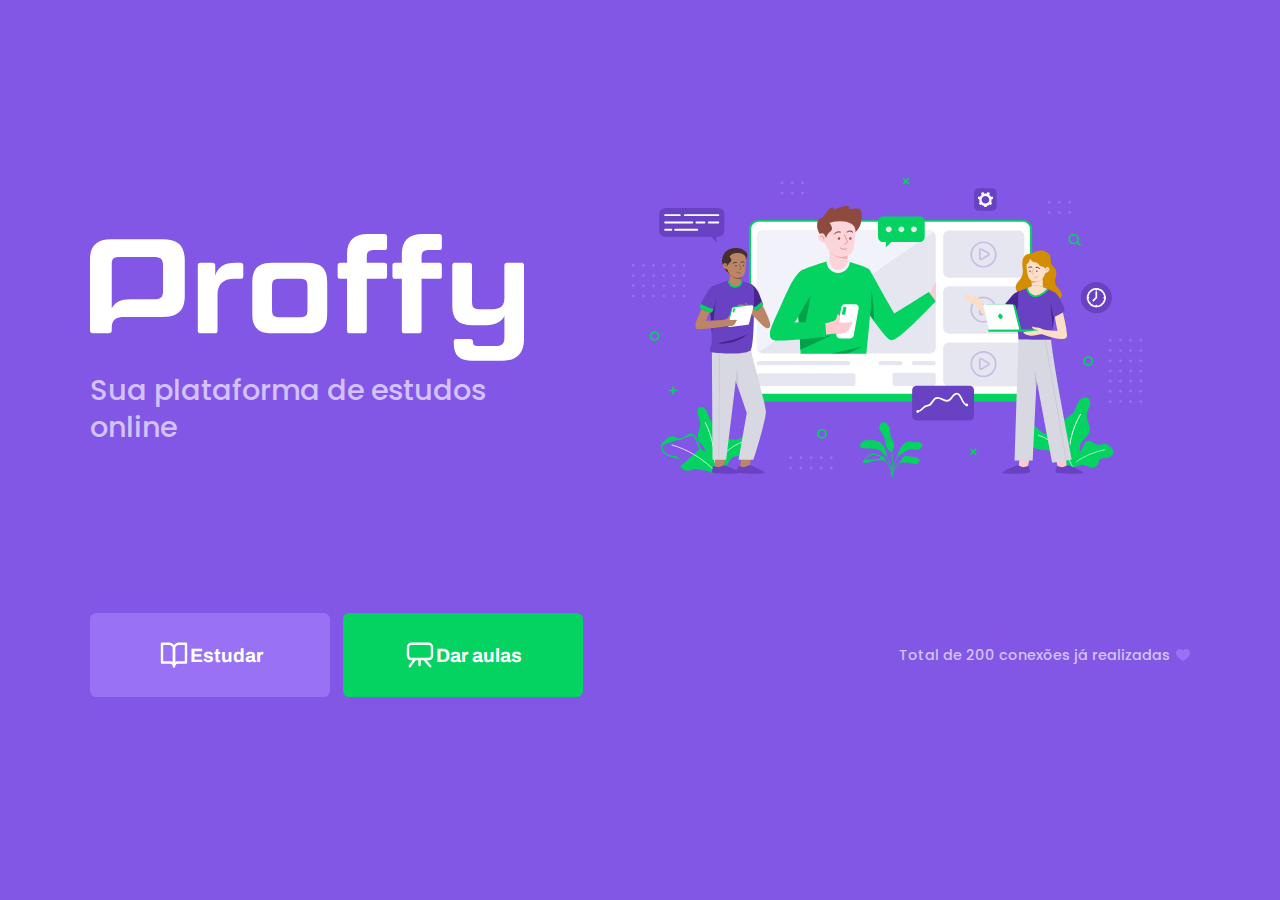
<file: index.html>
<!DOCTYPE html>
<html lang="pt-br">
<head>
    <meta charset="UTF-8">
    <meta name="viewport" content="width=device-width, initial-scale=1.0">
    <meta name="theme-color" content="#8257e5">
    <title>Proffy | Sua plataforma de estudos online</title>
    <link rel="shortcut icon" href="/images/favicon.png" type="image/png">
    <link rel="stylesheet" href="styles/main.css">
    <link rel="stylesheet" href="styles/partials/page-landing.css">
    <link href="https://fonts.googleapis.com/css2?family=Archivo:wght@400;700&amp;family=Poppins:wght@400;600&amp;display=swap" rel="stylesheet">
</head>
<body id="page-landing">
    <div id="container">
        <div class="logo-container">
            <img src="images/logo.svg" alt="Proffy">
            <h2>Sua plataforma de estudos online</h2>
        </div>

        <img class="hero-image" src="/images/landing.svg" alt="Plataforma de estudos online">
        
        

        <div class="buttons-container">
            <a class="study" href="/study.html">
                <img src="/images/icons/study.svg" alt="Estudar">
                Estudar
            </a>
            <a class="give-classes" href="/give-classes.html" >
                <img src="/images/icons/give-classes.svg" alt="Dar aulas">
                Dar aulas
            </a>
        </div>
        <p class="total-connections">Total de 200 conexões já realizadas
            <img src="/images/icons/purple-heart.svg" alt="">
        </p>
    </div>
</body>
</html>
</file>
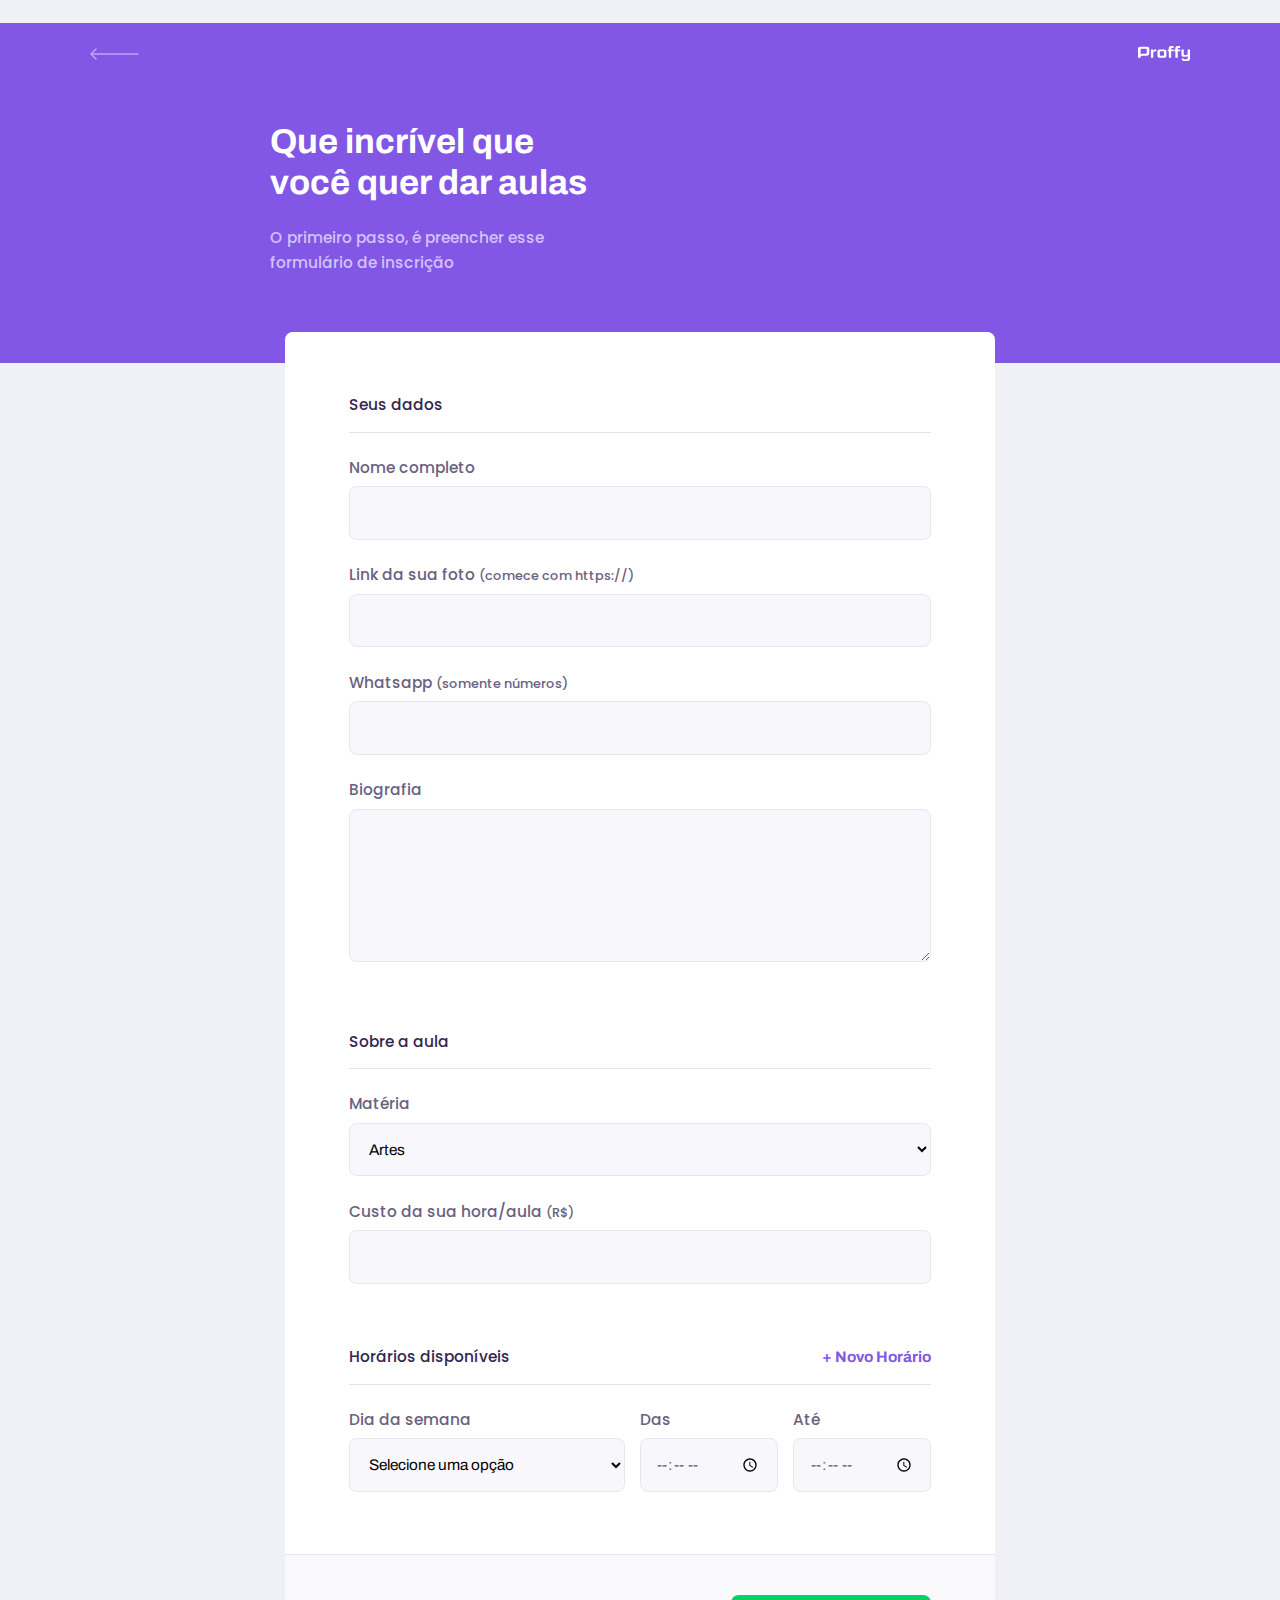
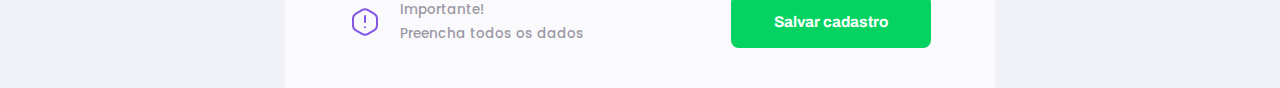
<file: give-classes.html>
<!DOCTYPE html>
<html lang="pt-br">
<head>
    <meta charset="UTF-8">
    <meta name="viewport" content="width=device-width, initial-scale=1.0">
    <meta name="theme-color" content="#8257e5">
    <title>Proffy | Sua plataforma de estudos online</title>
    <link rel="shortcut icon" href="/images/favicon.png" type="image/png">
    <link rel="stylesheet" href="styles/main.css">
    <link rel="stylesheet" href="styles/partials/page-give-classes.css">
    <link rel="stylesheet" href="styles/partials/header.css">
    <link rel="stylesheet" href="styles/partials/forms.css">
    <link href="https://fonts.googleapis.com/css2?family=Archivo:wght@400;700&amp;family=Poppins:wght@400;600&amp;display=swap" rel="stylesheet">

    <script src="/scripts/main.js" defer></script>
</head>
<body id="page-give-classes">
    <div id="container">
        <header class="page-header">
            <div class="top-bar-container">
                <a href="/"><img src="/images/icons/back.svg" alt="voltar"></a>
                <img src="/images/logo.svg" alt="proffy">
            </div>

            <div class="header-content">
                <strong>Que incrível que você quer dar aulas</strong>
                <p>O primeiro passo, é preencher esse formulário de inscrição</p>
            </div>
        </header>

        <main>
            <form action="" id="create-class">
                <fieldset>
                    <legend>
                        Seus dados
                    </legend>
                    <div class="input-block">
                        <label for="name">Nome completo</label>
                        <input name='name' id='name' required>
                    </div>
                    
                    <div class="input-block">
                        <label for="avatar">Link da sua foto <small>(comece com https://)</small></label>
                        <input name="avatar" id="avatar" type="url" required>
                    </div>
                    <div class="input-block">
                        <label for="whatsapp">Whatsapp <small>(somente números)</small>
                        </label>
                        <input name="whatsapp" id="whatsapp" type="number" required>
                    </div>
                    <div class="textarea-block">
                        <label for="bio">Biografia</label>
                        <textarea name="bio" id="bio" required></textarea>
                    </div>
                </fieldset>
                <fieldset>
                    <legend>Sobre a aula</legend>
                    <div class="select-block">
                        <label for="subject">Matéria</label>
                        <select name="subject" id="subject">
                            <option value="" disabled="" hidden="">Selecione uma opção</option>
                            <option value="1">Artes</option>
                            <option value="2">Biologia</option>
                            <option value="3">Ciências</option>
                            <option value="4">Educação física</option>
                            <option value="5">Física</option>
                            <option value="6">Geografia</option>
                            <option value="7">História</option>
                            <option value="8">Matemática</option>
                            <option value="9">Português</option>
                            <option value="10">Química</option>
                        </select>
                    </div>

                    <div class="input-block">
                        <label for="cost">Custo da sua hora/aula <small>(R$)</small></label>
                        <input name="cost" id="cost" type="number" >
                    </div>
                   
                </fieldset>

                <fieldset id="schedule-items">
                    <legend>Horários disponíveis
                        <button type="button" id="add-time">+ Novo Horário</button>
                    </legend>
                    <div class="schedule-item">

                        <div class="select-block">
                            <label for="weekday">
                                Dia da semana
                            </label>
                            <select name="weekday[]" id="weekday" required>
                                <option value="">Selecione uma opção</option>
                                <option value="0">Domingo</option>
                                <option value="1">
                                    Segunda-feira
                                </option>
                                <option value="2">
                                    Terça-feira
                                </option>
                                <option value="3">
                                    Quarta-feira
                                </option>
                                <option value="4">
                                    Quinta-feira
                                </option>
                                <option value="5">
                                    Sexta-feira
                                </option>
                                <option value="6">
                                    Sábado
                                </option>
                            </select>
                        </div>

                        
                        <div class="input-block">
                            <label for="time_from">Das</label>
                            <input type="time" name="time_from[]" required>
                        </div>
                        <div class="input-block">
                            <label for="time_to">Até</label>
                            <input type="time" name="time_to[]" required>
                        </div>
                        <button name="deleter" type="button" class="deleteButton" id="deleteButton">&times;</button>


                    </div>
                </fieldset>


            </form>

            <footer>
                <p>
                    <img src="/images/icons/warning.svg" alt="Aviso Importante">
                    Importante! <br> 
                    Preencha todos os dados
                </p>
                <button type="submit" form="create-class">Salvar cadastro</button>
            </footer>
        </main>
    </div>
</body>
</html>
</file>
<file: styles/main.css>
:root {
    --color-background: #F0F0F7;
    --color-primary-lighter: #9871F5;
    --color-primary-light: #916BEA;
    --color-primary: #8257E5;
    --color-primary-dark: #774DD6;
    --color-primary-darker: #6842c2;
    --color-secondary: #04D361;
    --color-secondary-dark: #04BF58;
    --color-title-in-primary: #FFFFFF;
    --color-text-in-primary: #D4C2FF;
    --color-text-title: #32264D;
    --color-text-complement: #9C98A6;
    --color-text-base: #6A6180;
    --color-line-in-white: #E6E6F0;
    --color-input-background: #F8F8FC;
    --color-button-text: #FFFFFF;
    --color-box-base: #FFFFFF;
    --color-box-footer: #FAFAFC;
    --color-small-info: #C1BCCC;
    font-size: 60%; /* controle das medidas rem */
}



html,body {
    height: 100vh;
    margin: 0;
}
body {
    /* variaveis no css */
    background-color: var(--color-background);
    display: flex;
    align-items: center;
    justify-content: center;
}


* {
    margin: 0;
    padding: 0;
    box-sizing: border-box;
}

#container {
    width: 90vw;
    max-width: 700px;
    max-height: 95vh;
}

body, input, button, textarea {
    font: 500 1.6rem Poppins;
    color: var(--color-text-base);
}
</file>
<file: styles/partials/page-landing.css>
:root {
    font-size: 40%;
}

#page-landing {
    background-color: var(--color-primary);

}

#page-landing #container {
    color: var(--color-text-in-primary) ;
}

.logo-container img {
    height: 10rem;
}

.logo-container {
    text-align: center;
    margin-bottom: 3.2rem;
}

.logo-container h2 {
    font-weight: 500;
    font-size: 3.6rem;
    line-height: 4.6rem;
    margin-top: 0.8rem;
}

.hero-image {
    width: 100%;
}

.buttons-container {
    display: flex;
    justify-content: center;
    margin: 3.2rem 0;
}

.buttons-container a {
    width: 30rem;
    height: 10.4rem;
    border-radius: 0.8rem;
    margin-right: 1.6rem;
    font: 700 2.4rem Archivo;

    display: flex;
    align-items: center;
    justify-content: center;
    text-decoration: none;
    transition-duration: 1s;
    color: var(--color-button-text);
}

.buttons-container a.study {
    background-color: var(--color-primary-lighter);
}

.buttons-container a.study:hover {
    background-color: var(--color-primary-light);
}


.buttons-container a.give-classes {
    background-color: var(--color-secondary);
    margin-right: 0;
}

.buttons-container a.give-classes:hover {
    background-color: var(--color-secundary-dark);
}

.buttons-container a img {
    width: 4rem;
}

.total-connections {
    font-size: 1.8rem;

    display: flex;

    align-items: center;
    justify-content: center;
}

.total-connections img {
    margin-left: 0.8rem;
}

@media (min-width: 1100px) {
    #page-landing #container {
        max-width: 1100px;
        display: grid;
        grid-template-columns: 2fr 1fr 2fr;
        grid-template-rows: 350px 1fr;
        grid-template-areas: 
        'proffy image image'
        'button button texting';
        gap: 60px;
    }

    .logo-container {
        grid-area: proffy;
        text-align: initial;
        align-self: center;
    }

    .logo-container img {
        height: 127px;
    }

    .hero-image {
        grid-area: image;
        text-align: end;
        height: 350px;
    }
    .buttons-container {
        grid-area: button;
        justify-content: flex-start;
    }
    .total-connections {
        grid-area: texting;
        justify-self: end;
    }
}


@media (min-width: 700px) {
    :root {
        font-size: 50%;
    }
    .hero-image {
        height: 300px;
    }
}
</file>
<file: styles/partials/page-give-classes.css>
#page-give-classes #container {
    width: 100vw;
    height: 100vh;
}

html, bodys {
    margin: 0;
    padding: 0;
}

#page-give-classes main {
    background-color: var(--color-box-base);
    width: 100%;
    max-width: 74rem;
    border-radius: .8rem;
    margin: -3.2rem auto 3.2rem;
    padding-top: 6.4rem;
}

#page-give-classes .page-header .header-content {
    margin-bottom: 6.4rem;
}

#page-give-classes fieldset {
    border: none;
    padding: 0 2.4rem;
}



#page-give-classes fieldset+fieldset {
    margin-top: 6.4rem;
}

#page-give-classes .input-block+.input-block,
#page-give-classes .input-block+.textarea-block,
#page-give-classes .select-block+.input-block {
    margin-top: 2.4rem;
}

#page-give-classes fieldset legend {
    font: 700 2,4rem Archivo;
    color: var(--color-text-title);
    margin-bottom: 2.4rem;
    display: flex;
    align-items: center;
    justify-content: space-between;
    width: 100%;
    padding-bottom: 1.6rem;
    border-bottom: 1px solid var(--color-line-in-white);
}

#page-give-classes fieldset legend button {
    background: none;
    border: 0;
    color: var(--color-primary);
    font: 700 1.6rem Archivo;
    cursor: pointer;
    transition: 0.2s;

}

#page-give-classes fieldset .schedule-item .deleteButton {
    width: 2.4rem;
    border: none;
    border-radius: 10%;
    color: var(--color-line-in-white);
    background-color: rgb(192, 15, 15);
    display: none;
}

#page-give-classes fieldset legend button:hover {
    transform: translateY(-5px);
    color: var(--color-primary-dark);
}

#page-give-classes main footer {
    padding: 4rem 2.4rem;
    background: var(--color-box-footer);
    border-top: 1px solid var(--color-line-in-white);
    margin-top: 6.4rem;
}

#page-give-classes main footer p {
    display: flex;
    align-items: center;
    justify-content: center;

    font-size: 1.4rem;
    line-height: 2.4rem;

    color: var(--color-text-complement);
}

#page-give-classes main footer p img {
    margin-right: 2rem;
}

#page-give-classes main footer button {
    width: 100%;
    height: 5.6rem;
    background: var(--color-secondary);
    color: var(--color-button-text);
    border: 0;
    border-radius: .8rem;
    cursor: pointer;
    font: 700 1.6rem Archivo;
    display: flex;
    align-items: center;
    justify-content: center;
    text-decoration: none;
    transition: 0.2s;
    margin-top: 3.2rem;
}

#page-give-classes main footer button:hover {
    background: var(--color-secondary-dark);
}

.schedule-item+.schedule-item {
    margin-top: 3.2rem;
    padding-top: 3.2rem;
    border-top: 1px solid var(--color-line-in-white);
}

@media (min-width: 700px) {
    #page-give-classes #container{
        max-width: 100vw;
    }
    #page-give-classes .page-header .header-content {
        margin-bottom: 0;
    }
    #page-give-classes main fieldset {
        padding: 0 64px;
    }
    .schedule-item {
        display: grid;
        grid-template-columns: 2fr 1fr 1fr;
        column-gap: 1.6rem;
    }
    #page-give-classes .schedule-item .input-block+.input-block,
    #page-give-classes .schedule-item .input-block+.textarea-block,
    #page-give-classes .schedule-item .select-block+.input-block   {
        margin-top: 0;
    }
    #page-give-classes main footer {
        padding: 40px 64px;
        display: flex;
        align-items: center;
        justify-content: space-between;
    }
    #page-give-classes main footer button {
        margin-top: 0;
        width: 200px;
    }
}
</file>
<file: styles/partials/header.css>
.page-header {
    background-color: var(--color-primary);
    display: flex;
    flex-direction: column;
}

.page-header .top-bar-container {
    width: 90%;

    margin: 0 auto;
    display: flex;
    align-items: center;
    justify-content: space-between;
    padding: 1.6rem 0;
}

.page-header .top-bar-container a {
    height: 3.2rem;
    transition: opacity 0.2s;
}

.page-header .top-bar-container a:hover {
    opacity: 0.6;
}

.page-header .top-bar-container > img {
    height: 1.6rem;
}

.page-header .header-content {
    width: 90%;
    margin: 3.2rem auto;
    position: relative;
}

.page-header .header-content strong {
    font: 700 3.6rem Archivo;
    color: var(--color-title-in-primary);
    line-height: 4.2rem;
}

.page-header .header-content p {
    max-width: 30rem;
    font-size: 1.6rem;
    line-height: 2.6rem;
    color: var(--color-text-in-primary);
    margin-top: 2.4rem;
}


@media (min-width: 700px) {
    .page-header .header-content {
        max-width: 740px;
        margin: 0 auto;
        flex: 1 1;
        padding-bottom: 48px;
        display: flex;
        flex-direction: column;
        justify-content: center;
    }
    .page-header .header-content strong {
        max-width: 350px;
    }


    #page-study #container {
        max-width: 100vw;
    }
    .teacher-item header,
    .teacher-item footer {
        padding: 32px;
    }
    #search-teachers {
        display: grid;
        grid-template-columns: repeat(4, 1fr);
        gap: 16px;
        position: absolute;
        bottom: -28px;
    }
    .page-header {
        height: 340px;
    }
    .page-header .top-bar-container {
        max-width: 1100px;
    }
}
</file>
<file: styles/partials/forms.css>
.input-block input,
.select-block select,
.textarea-block textarea {
    width: 100%;
    height: 5.6rem;
    margin-top: 0.8rem;
    border-radius: 0.8rem;
    background: var(--color-input-background);
    border: 1px solid var(--color-line-in-white);
    outline: 0;
    padding: 0 1.6rem;
    font: 1.6rem Archivo;
}

.textarea-block textarea {
    padding: 1.2rem 1.6rem;
    height: 16rem;
    resize: vertical;
}


.input-block,
.textarea-block {
    position: relative;
}

.input-block:focus-within::after, 
.textarea-block:focus-within::after {
    content: '';

    width: calc(100% - 3.2rem);
    height: 2px;
    background: var(--color-primary-light);
    position: absolute;
    left: 1.6rem;
    bottom: 0;
}
</file>
